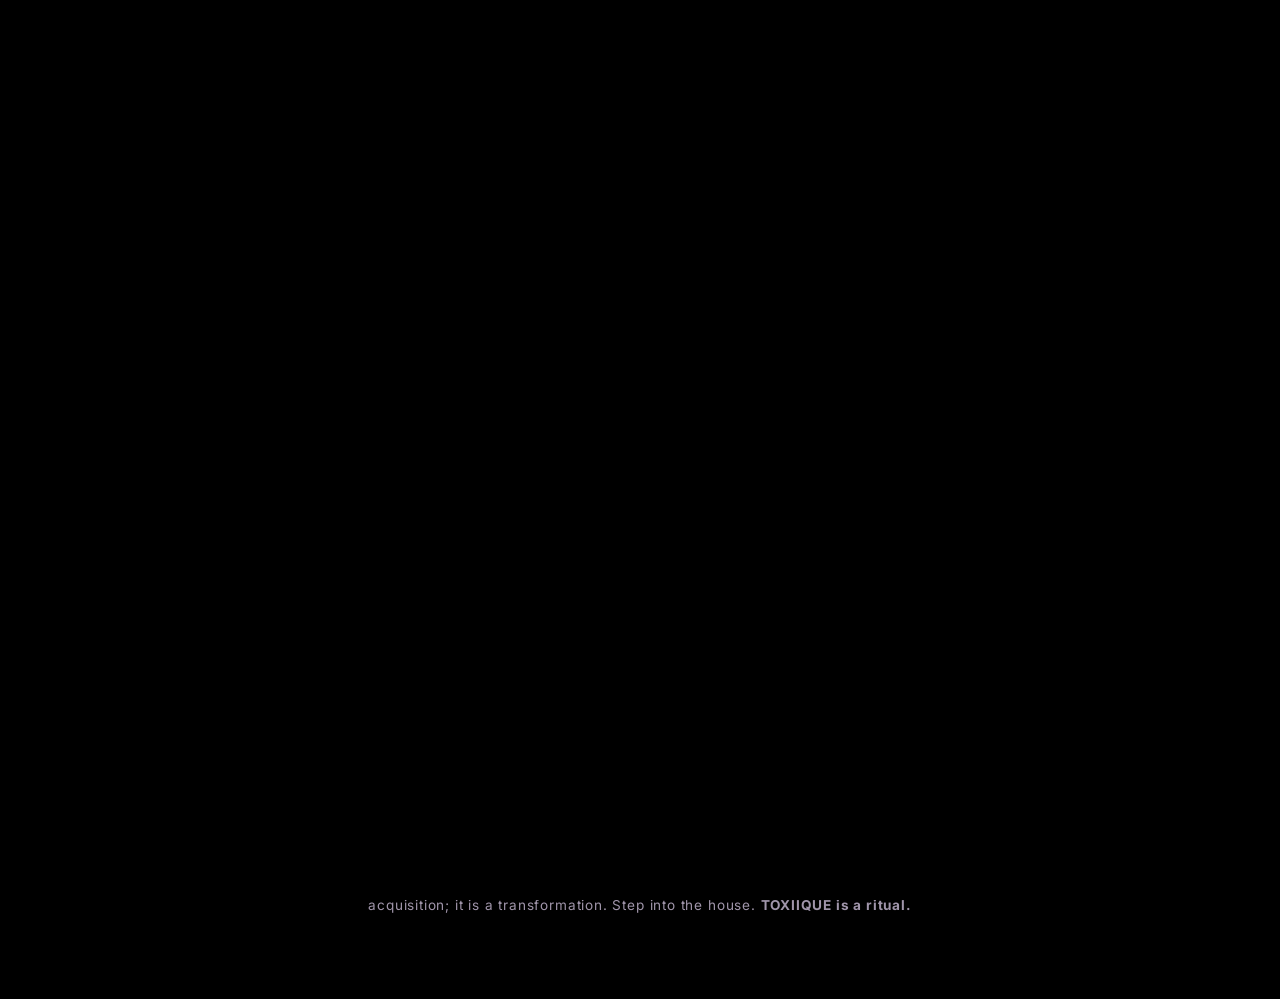
<file: index.html>
<!DOCTYPE html>
<html lang="en">
<head>
    <meta charset="UTF-8">
    <meta name="viewport" content="width=device-width, initial-scale=1.0">
    <title>TOXIIQUE BY PRIINCE // MAINLINE STOREFRONT</title>
    <link rel="stylesheet" href="style.css">
</head>
<body>

    <!-- INTRO REVEAL VIDEO LOADER OVERLAY -->
    <div id="toxiqueIntroLoader" class="intro-loader-overlay">
        <video autoplay muted playsinline id="introVideo">
            <source src="Toxique video.mp4" type="video/mp4">
        </video>
    </div>

    <!-- PATH 3: AUTOMATED BANNER BROADCAST CORE -->
    <div id="dynamicPromoBanner" class="global-broadcast-banner" style="display: none;">
        <div id="promoBannerText"></div>
    </div>

    <!-- MAIN BRAND HEADER -->
    <header class="main-header">
        <a href="#" class="logo-link">
            <img src="Toxique logo.jpg" alt="TOXIIQUE BY PRIINCE" class="brand-header-logo">
        </a>
        <div class="nav-controls">
            <a href="admin.html" class="nav-link">MAINFRAME</a>
            <div class="cart-trigger" onclick="toggleCartDrawer()">BAG (<span id="cartCountGlobal">0</span>)</div>
        </div>
    </header>

    <!-- PATH 3: CATEGORY NAV ROUTERS -->
    <nav class="category-nav">
        <button class="nav-filter active" onclick="filterStorefrontCatalog('all')">ALL COLLECTIONS</button>
        <button class="nav-filter" onclick="filterStorefrontCatalog('garments')">GARMENTS</button>
        <button class="nav-filter" onclick="filterStorefrontCatalog('cosmetics')">BEAUTY LABS</button>
        <button class="nav-filter" onclick="filterStorefrontCatalog('fragrance')">FRAGRANCE</button>
        <button class="nav-filter" onclick="filterStorefrontCatalog('xxx')">RESTRICTED XXX</button>
    </nav>

    <!-- PATH 3: MAIN HIGH-FASHION DYNAMIC STAGING GRID -->
    <main class="storefront-container">
        <div id="storefrontGrid" class="catalog-grid">
            <!-- Dynamic product cards render here via script.js -->
        </div>
    </main>

    <!-- SHOPPING BAG SIDE DRAWER -->
    <div id="cartDrawer" class="cart-drawer">
        <div class="drawer-header">
            <h3>YOUR SELECTIONS</h3>
            <button class="close-drawer-btn" onclick="toggleCartDrawer()">CLOSE</button>
        </div>
        <div id="drawerCartItems" class="drawer-items-container">
            <!-- Staged items manifest here dynamically -->
        </div>
        <div class="drawer-footer">
            <div class="drawer-subtotal-line">
                <span>ESTIMATED UNIT TOTAL:</span>
                <strong id="drawerSubtotalAmount">$0.00</strong>
            </div>
            <button id="checkoutBtn" class="checkout-action-btn">COMPILE ACQUISITION INVOICE</button>
        </div>
    </div>
    <div id="drawerOverlay" class="drawer-overlay" onclick="toggleCartDrawer()"></div>

    <!-- PATH 2: HIGH-FASHION CUSTOMER INVOICE PROCESSING OVERLAY MODAL -->
    <div id="invoiceModalOverlay" style="display: none;">
        <div class="invoice-box-frame">
            <div class="invoice-header">
                <h2>ACQUISITION RECORD INVOICE</h2>
                <div class="invoice-meta-line">DATE STAMP: <span id="invoiceDateStamp">00/00/0000</span></div>
            </div>
            
            <div id="invoiceManifestItems" class="invoice-manifest-lines">
                <!-- Row strings populate here dynamically -->
            </div>

            <div class="invoice-accounting-ledger">
                <div class="ledger-row">
                    <span>UNIT ASSETS SUBTOTAL:</span>
                    <span id="invoiceSubtotal">$0.00</span>
                </div>
                <div class="ledger-row" id="invoiceDiscountRow" style="display: none;">
                    <span id="invoiceDiscountLabel">CAMPAIGN DEDUCTION:</span>
                    <span id="invoiceDiscountAmount">-$0.00</span>
                </div>
                <div class="ledger-row">
                    <span>LOGISTICS HANDLING FLAT FEE:</span>
                    <span id="invoiceShipping">$650</span>
                </div>
                <div class="ledger-row total-row">
                    <span>TOTAL GROSS PAYLOAD:</span>
                    <span id="invoiceGrandTotal">$0.00</span>
                </div>
            </div>

            <div class="invoice-action-footer">
                <button class="invoice-btn authorize" onclick="executeFinalTransaction()">AUTHORIZE SECURE TRANSACTIONS</button>
                <button class="invoice-btn cancel" onclick="closeInvoiceStage()">ABORT INVOICE CONNECTION</button>
            </div>
        </div>
    </div>

    <!-- BRAND MANIFESTO EDITORIAL BLOCK -->
    <section class="brand-manifesto" style="margin: 5rem auto; max-width: 800px; text-align: center; padding: 0 2rem; font-family: inherit;">
        <h3 style="font-size: 0.75rem; letter-spacing: 0.4em; text-transform: uppercase; color: var(--accent-crimson, #a80d0d); margin-bottom: 1rem;">TOXIIQUE BY PRIINCE // JOIN THE RITUAL</h3>
        <h2 style="font-size: 1.3rem; letter-spacing: 0.3em; text-transform: uppercase; margin-bottom: 2.5rem; font-weight: 300;">THE MANIFESTO</h2>
        
        <p style="font-size: 0.85rem; line-height: 1.9; letter-spacing: 0.06em; color: #a095aa; margin-bottom: 1.5rem;">
            We do not design for the passive observer. <strong>TOXIIQUE</strong> is an intentional disruption—a high-contrast alternative to the mundane. We build garments that act as armor, beauty formulas engineered in laboratories of absolute precision, and fragrances designed to leave an indelible signature.
        </p>
        
        <p style="font-size: 0.85rem; line-height: 1.9; letter-spacing: 0.06em; color: #a095aa;">
            Every cut of silk, every tailored silhouette is a deliberate choice. We dictate our own palette, define our own boundaries, and create luxury that demands attention without ever asking for permission. This is not merely an acquisition; it is a transformation. Step into the house. <strong>TOXIIQUE is a ritual.</strong>
        </p>
    </section>

    <!-- CUSTOMER INTERFACE ROUTING MODULE -->
    <div id="toxiqueAssistanceWidget" style="position: fixed; bottom: 2rem; right: 2rem; z-index: 1000; font-family: inherit;">
        <!-- Toggle Button -->
        <button id="widgetToggleBtn" onclick="toggleAssistancePanel()" style="background: #a80d0d; color: #fff; border: none; padding: 1rem 1.5rem; cursor: pointer; text-transform: uppercase; font-size: 0.75rem; letter-spacing: 0.2em; font-weight: bold; box-shadow: 0 4px 15px rgba(168,13,13,0.4); transition: all 0.3s ease;">Assistance</button>
        
        <!-- Collapsible Context Area -->
        <div id="assistancePanel" style="display: none; width: 320px; background: #080508; border: 1px solid rgba(168,13,13,0.3); padding: 1.5rem; margin-bottom: 1rem; position: absolute; bottom: 100%; right: 0; box-shadow: 0 10px 30px rgba(0,0,0,0.8); box-sizing: border-box;">
            <h3 style="margin-top: 0; font-size: 0.85rem; letter-spacing: 0.15em; text-transform: uppercase; color: #fcfbfe;">TOXIIQUE ASSISTANCE</h3>
            <p style="font-size: 0.75rem; color: #80758a; line-height: 1.4; margin-bottom: 1rem;">Select an inquiry track or initiate direct routing below:</p>
            
            <div style="display: flex; flex-direction: column; gap: 0.5rem; margin-bottom: 1rem;">
                <button onclick="sendQuickInquiry('Shipping & Rates Request')" style="background: transparent; color: #fcfbfe; border: 1px solid rgba(168,13,13,0.4); padding: 0.5rem; cursor: pointer; font-size: 0.7rem; text-transform: uppercase; text-align: left; letter-spacing: 0.05em; transition: background 0.3s;" onmouseover="this.style.background='rgba(168,13,13,0.2)'" onmouseout="this.style.background='transparent'">Shipping & Rates</button>
                <button onclick="sendQuickInquiry('General Brand Inquiry')" style="background: transparent; color: #fcfbfe; border: 1px solid rgba(168,13,13,0.4); padding: 0.5rem; cursor: pointer; font-size: 0.7rem; text-transform: uppercase; text-align: left; letter-spacing: 0.05em; transition: background 0.3s;" onmouseover="this.style.background='rgba(168,13,13,0.2)'" onmouseout="this.style.background='transparent'">General Inquiries</button>
            </div>
            
            <hr style="border: 0; border-top: 1px solid rgba(255,255,255,0.1); margin: 1rem 0;">
            
            <div style="display: flex; gap: 0.5rem;">
                <input type="text" id="customClientMessage" style="flex: 1; padding: 0.5rem; border: 1px solid rgba(168,13,13,0.4); font-size: 0.75rem; font-family: inherit; background: #000; color: #fcfbfe;" placeholder="Type message to desk...">
                <button onclick="sendCustomInquiry()" style="background: #a80d0d; color: #fff; border: none; padding: 0.5rem 1rem; cursor: pointer; font-size: 0.7rem; text-transform: uppercase; letter-spacing: 0.1em; font-weight: bold;">Send</button>
            </div>
        </div>
    </div>

    <script src="script.js"></script>
</body>
</html>
</file>
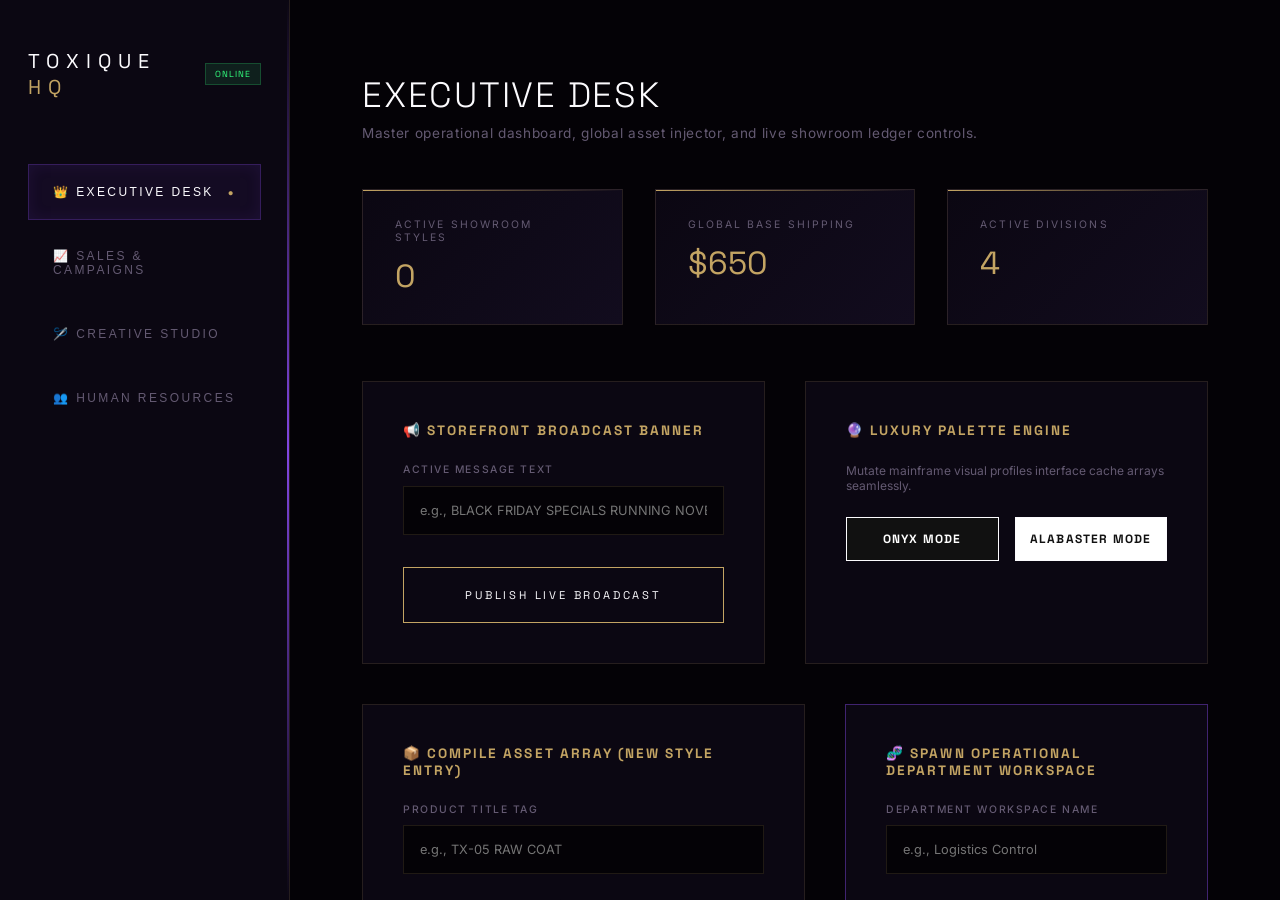
<file: admin.html>
<!DOCTYPE html>
<html lang="en">
<head>
    <meta charset="UTF-8">
    <meta name="viewport" content="width=device-width, initial-scale=1.0">
    <title>TOXIQUE // HQ CENTRAL PRIVILEGE & LEDGER SYSTEMS</title>
    <style>
        @import url('https://fonts.googleapis.com/css2?family=Inter:wght=200;300;400;500;600&family=Space+Grotesk:wght=300;400;500&display=swap');
        
        :root {
            --bg-base: #040206;
            --bg-panel: #0b0712;
            --bg-card: #120c1e;
            --border-line: rgba(195, 164, 99, 0.15);
            --border-glow: rgba(129, 70, 226, 0.3);
            --lux-gold: #c3a463;
            --neon-purple: #8146e2;
            --text-main: #fcfbfe;
            --text-dark: #645a72;
            --text-green: #32ff7e;
            --text-red: #ff4d4d;
        }

        /* Light Mode Alabaster Overrides */
        body.alabaster-theme {
            --bg-base: #f7f5fa;
            --bg-panel: #ffffff;
            --bg-card: #f0ecf5;
            --border-line: rgba(17, 17, 17, 0.15);
            --border-glow: rgba(129, 70, 226, 0.2);
            --text-main: #111111;
            --text-dark: #666666;
        }

        body {
            margin: 0; padding: 0;
            background-color: var(--bg-base);
            color: var(--text-main);
            font-family: 'Inter', sans-serif;
            display: flex; height: 100vh; overflow: hidden;
            transition: background-color 0.4s ease, color 0.4s ease;
        }

        /* SIDEBAR INTERFACE ARCHITECTURE */
        .sidebar {
            width: 290px; background: var(--bg-panel);
            border-right: 1px solid var(--border-line);
            display: flex; flex-direction: column; padding: 3rem 1.75rem; box-sizing: border-box;
            position: relative; flex-shrink: 0;
            transition: background 0.4s ease, border-color 0.4s ease;
        }
        .sidebar::after {
            content: ''; position: absolute; right: 0; top: 0; height: 100%; width: 2px;
            background: linear-gradient(to bottom, transparent, var(--neon-purple), transparent);
        }
        .hub-title {
            font-family: 'Space Grotesk', sans-serif;
            font-size: 1.25rem; letter-spacing: 0.35em; font-weight: 400; margin-bottom: 4rem; text-transform: uppercase;
            display: flex; align-items: center; justify-content: space-between;
        }
        .hub-title span { color: var(--lux-gold); }
        .system-status-pill {
            font-size: 0.55rem; font-family: 'Space Grotesk', sans-serif; background: rgba(50, 255, 126, 0.1);
            color: var(--text-green); border: 1px solid rgba(50, 255, 126, 0.2); padding: 0.25rem 0.6rem; letter-spacing: 0.1em;
        }

        .dept-btn-container {
            display: flex; flex-direction: column; flex: 1; overflow-y: auto; gap: 0.5rem;
        }
        .dept-btn {
            background: transparent; border: 1px solid transparent;
            color: var(--text-dark); text-transform: uppercase; text-align: left;
            padding: 1.25rem 1.5rem; font-size: 0.75rem; letter-spacing: 0.2em;
            cursor: pointer; transition: all 0.4s cubic-bezier(0.16, 1, 0.3, 1);
            display: flex; justify-content: space-between; align-items: center;
        }
        .dept-btn:hover, .dept-btn.active {
            color: var(--text-main); background: rgba(129, 70, 226, 0.08); 
            border-color: var(--border-glow); box-shadow: inset 0 0 15px rgba(129, 70, 226, 0.1);
        }
        .dept-btn.active::after { content: '●'; color: var(--lux-gold); font-size: 0.6rem; }

        /* VIEWPORT CONFIGURATIONS */
        .workspace-viewport { flex: 1; padding: 4.5rem; box-sizing: border-box; overflow-y: auto; }
        .space-panel { display: none; opacity: 0; transform: translateY(15px); transition: all 0.4s ease; }
        .space-panel.active { display: block; opacity: 1; transform: translateY(0); }
        
        .header-meta h2 { font-family: 'Space Grotesk', sans-serif; font-size: 2.2rem; font-weight: 300; letter-spacing: 0.05em; text-transform: uppercase; margin: 0 0 0.5rem 0; color: var(--text-main); }
        .header-meta p { color: var(--text-dark); font-size: 0.85rem; margin: 0 0 3rem 0; letter-spacing: 0.05em; }

        /* HUD STATS GRID */
        .analytics-strip { display: grid; grid-template-columns: repeat(3, 1fr); gap: 2rem; margin-bottom: 3.5rem; }
        .metric-block { background: linear-gradient(135deg, var(--bg-panel), var(--bg-card)); border: 1px solid var(--border-line); padding: 1.75rem 2rem; position: relative; transition: background 0.4s ease, border-color 0.4s ease; }
        .metric-block::before { content: ''; position: absolute; top: 0; left: 0; width: 100%; height: 1px; background: linear-gradient(to right, var(--lux-gold), transparent); }
        .metric-title { font-size: 0.65rem; text-transform: uppercase; letter-spacing: 0.2em; color: var(--text-dark); margin-bottom: 0.75rem; }
        .metric-value { font-family: 'Space Grotesk', sans-serif; font-size: 2rem; font-weight: 400; color: var(--lux-gold); }

        .control-grid { display: grid; grid-template-columns: 1.1fr 0.9fr; gap: 2.5rem; margin-bottom: 2.5rem; }
        .data-card { background: var(--bg-panel); border: 1px solid var(--border-line); padding: 2.5rem; position: relative; margin-bottom: 2.5rem; transition: background 0.4s ease, border-color 0.4s ease; }
        .data-card h4 { margin: 0 0 1.5rem 0; font-family: 'Space Grotesk', sans-serif; font-size: 0.85rem; letter-spacing: 0.15em; text-transform: uppercase; color: var(--lux-gold); }

        /* LIVE STYLES LEDGER TABLE UTILITY */
        .table-container { width: 100%; overflow-x: auto; margin-top: 1rem; }
        .ledger-table { width: 100%; border-collapse: collapse; text-align: left; font-size: 0.8rem; }
        .ledger-table th { font-family: 'Space Grotesk', sans-serif; text-transform: uppercase; letter-spacing: 0.15em; font-size: 0.7rem; color: var(--text-dark); padding: 1rem; border-bottom: 1px solid var(--border-line); }
        .ledger-table td { padding: 1rem; border-bottom: 1px solid rgba(255,255,255,0.03); vertical-align: middle; color: var(--text-main); }
        .thumb-preview { width: 40px; height: 50px; object-fit: cover; border: 1px solid var(--border-line); }
        
        .inline-action-btn { background: transparent; border: 1px solid var(--border-line); color: var(--text-main); padding: 0.4rem 0.8rem; font-size: 0.65rem; text-transform: uppercase; letter-spacing: 0.1em; cursor: pointer; margin-right: 0.5rem; transition: background 0.3s, color 0.3s; }
        .inline-action-btn.edit-trigger { border-color: var(--lux-gold); color: var(--lux-gold); }
        .inline-action-btn.delete-trigger { border-color: var(--text-red); color: var(--text-red); }
        .inline-action-btn:hover { background: var(--text-main); color: var(--bg-base) !important; }

        /* CONTROLS FORMATTING */
        .input-block { margin-bottom: 1.5rem; }
        .input-block label { display: block; font-size: 0.65rem; text-transform: uppercase; letter-spacing: 0.15em; color: var(--text-dark); margin-bottom: 0.6rem; font-weight: 500; }
        .input-block input, .input-block select, .input-block textarea { width: 100%; padding: 1rem; background: var(--bg-base); border: 1px solid var(--border-line); color: var(--text-main); box-sizing: border-box; font-family: 'Inter', sans-serif; font-size: 0.8rem; transition: background 0.4s, border-color 0.4s, color 0.4s; }
        .input-block input:focus, .input-block textarea:focus { border-color: var(--lux-gold); outline: none; }
        
        .action-btn { background: transparent; border: 1px solid var(--lux-gold); color: var(--text-main); width: 100%; padding: 1.25rem; cursor: pointer; font-family: 'Space Grotesk', sans-serif; text-transform: uppercase; letter-spacing: 0.25em; font-size: 0.7rem; transition: all 0.4s ease; }
        .action-btn:hover { background: var(--lux-gold); color: #000; box-shadow: 0 0 20px rgba(195, 164, 99, 0.2); }
        .spawn-btn { border-color: var(--neon-purple); }
        .spawn-btn:hover { background: var(--neon-purple); color: white; }

        /* INTEGRATED PATH MODULES */
        .integrated-panel-row { display: grid; grid-template-columns: repeat(2, 1fr); gap: 2.5rem; margin-bottom: 2.5rem; }
        .theme-engine-buttons { display: flex; gap: 1rem; margin-top: 1rem; }
        .theme-btn { flex: 1; padding: 0.8rem; cursor: pointer; text-transform: uppercase; font-size: 0.75rem; letter-spacing: 0.1em; font-weight: bold; font-family: 'Space Grotesk', sans-serif; border: 1px solid var(--text-main); transition: background 0.3s, color 0.3s; }
        .theme-btn.onyx { background: #111; color: #fff; }
        .theme-btn.alabaster { background: #fff; color: #111; }
        .theme-btn:hover { opacity: 0.85; }

        /* RESPONSIVE LAYOUT BREAKPOINTS */
        @media (max-width: 1024px) {
            body { flex-direction: column; height: auto; overflow-y: auto; }
            .sidebar { width: 100%; border-right: none; border-bottom: 1px solid var(--border-line); padding: 1.5rem; }
            .workspace-viewport { padding: 2rem; }
            .control-grid, .integrated-panel-row, .analytics-strip { grid-template-columns: 1fr; }
        }
    </style>
</head>
<body>

    <div class="sidebar">
        <div class="hub-title">
            <a href="index.html" style="text-decoration:none; color:inherit;">TOXIQUE <span>HQ</span></a>
            <div class="system-status-pill">ONLINE</div>
        </div>
        <div class="dept-btn-container" id="sidebarButtonContainer">
            <button class="dept-btn active" id="btn-executive" onclick="switchSpace('executive')">👑 Executive Desk</button>
            <button class="dept-btn" id="btn-marketing" onclick="switchSpace('marketing')">📈 Sales & Campaigns</button>
            <button class="dept-btn" id="btn-designers" onclick="switchSpace('designers')">🪡 Creative Studio</button>
            <button class="dept-btn" id="btn-hr" onclick="switchSpace('hr')">👥 Human Resources</button>
        </div>
    </div>

    <div class="workspace-viewport" id="viewportContainer">
        
        <!-- EXECUTIVE SPACE -->
        <div id="space-executive" class="space-panel active">
            <div class="header-meta">
                <h2>Executive Desk</h2>
                <p>Master operational dashboard, global asset injector, and live showroom ledger controls.</p>
            </div>
            
            <div class="analytics-strip">
                <div class="metric-block"><div class="metric-title">Active Showroom Styles</div><div class="metric-value" id="count-products">0</div></div>
                <div class="metric-block"><div class="metric-title">Global Base Shipping</div><div class="metric-value">$650</div></div>
                <div class="metric-block"><div class="metric-title">Active Divisions</div><div class="metric-value" id="count-depts">4</div></div>
            </div>

            <div class="integrated-panel-row">
                <div class="data-card" style="margin-bottom: 0;">
                    <h4>📢 Storefront Broadcast Banner</h4>
                    <div class="input-block" style="margin-top: 1rem;">
                        <label>Active Message Text</label>
                        <input type="text" id="exec-banner-input" placeholder="e.g., BLACK FRIDAY SPECIALS RUNNING NOVEMBER 20 TO NOVEMBER 30">
                    </div>
                    <button onclick="publishExecutiveBanner()" class="action-btn" style="margin-top: 0.5rem;">Publish Live Broadcast</button>
                </div>

                <div class="data-card" style="margin-bottom: 0;">
                    <h4>🔮 Luxury Palette Engine</h4>
                    <p style="font-size: 0.75rem; color: var(--text-dark); margin-bottom: 1.5rem;">Mutate mainframe visual profiles interface cache arrays seamlessly.</p>
                    <div class="theme-engine-buttons">
                        <button onclick="updateLuxuryPalette('onyx')" class="theme-btn onyx">Onyx Mode</button>
                        <button onclick="updateLuxuryPalette('alabaster')" class="theme-btn alabaster">Alabaster Mode</button>
                    </div>
                </div>
            </div>

            <div class="control-grid">
                <div class="data-card" id="compilerFormBlock" style="margin-bottom: 0;">
                    <h4 id="compilerFormTitle">📦 Compile Asset Array (New Style Entry)</h4>
                    <input type="hidden" id="edit-prod-id" value="">
                    
                    <div class="input-block">
                        <label>Product Title Tag</label>
                        <input type="text" id="prod-title" placeholder="e.g., TX-05 RAW COAT">
                    </div>
                    <div class="input-block">
                        <label>Whole Price Integer (USD Equivalent)</label>
                        <input type="number" id="prod-price" placeholder="e.g., 34000">
                    </div>
                    <div class="input-block">
                        <label>Showroom Asset Image URL</label>
                        <input type="text" id="prod-img" placeholder="https://images.unsplash.com/...">
                    </div>
                    
                    <div class="input-block">
                        <label style="color: var(--lux-gold);">Or Upload Local File Directly From Computer</label>
                        <input type="file" id="prod-local-file" accept="image/*" style="background: transparent; border: 1px dashed var(--border-line); padding: 0.75rem; cursor: pointer;">
                    </div>
                    
                    <div class="input-block">
                        <label>Division Allocation</label>
                        <select id="prod-division">
                            <option value="COLLECTION ONE">COLLECTION ONE</option>
                            <option value="GARMENTS">GARMENTS</option>
                            <option value="COSMETICS">COSMETICS</option>
                            <option value="FRAGRANCE">FRAGRANCE</option>
                            <option value="RESTRICTED XXX">RESTRICTED XXX</option>
                        </select>
                    </div>
                    <button class="action-btn" id="compilerSubmitBtn" onclick="executeProductSavingLoop()">Compile Asset Array</button>
                    <button class="action-btn" id="compilerCancelBtn" onclick="resetFormToDefault()" style="display:none; margin-top:0.5rem; border-color:var(--text-dark); color:var(--text-dark);">Cancel Edit Mode</button>
                </div>

                <div class="data-card" style="border-color: rgba(129, 70, 226, 0.45); margin-bottom: 0;">
                    <h4>🧬 Spawn Operational Department Workspace</h4>
                    <div class="input-block">
                        <label>Department Workspace Name</label>
                        <input type="text" id="new-dept-name" placeholder="e.g., Logistics Control">
                    </div>
                    <div class="input-block">
                        <label>Workspace Functional Objectives</label>
                        <textarea id="new-dept-purpose" rows="4" placeholder="Describe focus parameters..."></textarea>
                    </div>
                    <button class="action-btn spawn-btn" onclick="executeDepartmentSpawning()">Generate Workspace Instance</button>
                </div>
            </div>

            <div class="data-card">
                <h4>🏛️ Master Showroom Inventory Ledger</h4>
                <p style="margin-bottom: 1.5rem; color: var(--text-dark);">Modify labels or expunge active production values straight from the customer storefront array cache.</p>
                <div class="table-container">
                    <table class="ledger-table">
                        <thead>
                            <tr>
                                <th>Frame</th>
                                <th>Style Identity</th>
                                <th>Price</th>
                                <th>Division Namespace</th>
                                <th>Management Protocol Controls</th>
                            </tr>
                        </thead>
                        <tbody id="masterLedgerTableBody">
                            <!-- Populated dynamically -->
                        </tbody>
                    </table>
                </div>
            </div>
        </div>

        <!-- MARKETING SPACE -->
        <div id="space-marketing" class="space-panel">
            <div class="header-meta"><h2>Sales & Campaigns</h2><p>Configure operational discount wrappers.</p></div>
            <div class="data-card">
                <h4>Active Promotional Schedule Matrix</h4>
                <p style="line-height: 1.8; color: var(--text-main);">
                    • <strong>Nov 20 - Nov 30:</strong> Black Friday Manifestation (25% Multiplier Value Display)<br>
                    • <strong>Dec 1 - Dec 31:</strong> Festive Winter Holiday Allocation (50% Whole Price Offset)
                </p>
            </div>
        </div>

        <!-- DESIGNERS SPACE -->
        <div id="space-designers" class="space-panel">
            <div class="header-meta"><h2>Creative Studio</h2><p>Staging area for photography formatting alignment.</p></div>
            <div class="data-card">
                <h4>Active Asset Quality Directives</h4>
                <p style="color: var(--text-dark);">Upload high-resolution vertical portrait assets (3:4 ratio) for precise grid display within the storefront UI.</p>
            </div>
        </div>

        <!-- HR SPACE -->
        <div id="space-hr" class="space-panel">
            <div class="header-meta"><h2>Human Resources</h2><p>Process system field agent applicant tracks.</p></div>
            <div class="data-card">
                <h4>Field Agent Recruitment Queue</h4>
                <p style="color: var(--text-dark);">For applications, direct candidates to submission email: <strong style="color: var(--lux-gold);">surfersshippingja@gmail.com</strong>.</p>
            </div>
        </div>

    </div>

    <!-- ADMIN OPERATIONS CONTROL ENGINE -->
    <script>
        document.addEventListener('DOMContentLoaded', () => {
            renderAdminTable();
            loadStoredBannerText();
        });

        // Tab Switching Engine
        function switchSpace(spaceKey) {
            document.querySelectorAll('.space-panel').forEach(p => p.classList.remove('active'));
            document.querySelectorAll('.dept-btn').forEach(b => b.classList.remove('active'));

            const targetPanel = document.getElementById(`space-${spaceKey}`);
            const targetBtn = document.getElementById(`btn-${spaceKey}`);

            if (targetPanel) targetPanel.classList.add('active');
            if (targetBtn) targetBtn.classList.add('active');
        }

        // Master Ledger Table Renderer
        function renderAdminTable() {
            const tbody = document.getElementById('masterLedgerTableBody');
            const countNode = document.getElementById('count-products');
            if (!tbody) return;

            const catalog = JSON.parse(localStorage.getItem('toxique_production_catalog')) || [];
            if (countNode) countNode.innerText = catalog.length;

            tbody.innerHTML = '';

            if (catalog.length === 0) {
                tbody.innerHTML = `<tr><td colspan="5" style="text-align:center; padding: 2rem; color: var(--text-dark);">NO ACTIVE ASSETS CATALOGED IN STORAGE.</td></tr>`;
                return;
            }

            catalog.forEach(item => {
                const tr = document.createElement('tr');
                tr.innerHTML = `
                    <td><img src="${item.image}" class="thumb-preview" onerror="this.src='https://placehold.co/40x50/120c1e/fcfbfe?text=TX'"></td>
                    <td><strong>${item.title}</strong></td>
                    <td>$${parseInt(item.price).toLocaleString()}</td>
                    <td><span style="font-size:0.65rem; color:var(--lux-gold);">${item.division || 'COLLECTION ONE'}</span></td>
                    <td>
                        <button class="inline-action-btn edit-trigger" onclick="prepareAssetEdit(${item.id})">Edit</button>
                        <button class="inline-action-btn delete-trigger" onclick="deleteAssetEntry(${item.id})">Expunge</button>
                    </td>
                `;
                tbody.appendChild(tr);
            });
        }

        // Form Asset Save / Update Execution
        function executeProductSavingLoop() {
            const editId = document.getElementById('edit-prod-id').value;
            const title = document.getElementById('prod-title').value.trim();
            const price = document.getElementById('prod-price').value.trim();
            const division = document.getElementById('prod-division').value;
            const imageUrlInput = document.getElementById('prod-img').value.trim();
            const fileInput = document.getElementById('prod-local-file');

            if (!title || !price) {
                alert("Operation Rejected: Asset Title and Price are required.");
                return;
            }

            const saveCatalog = (imageSrc) => {
                let catalog = JSON.parse(localStorage.getItem('toxique_production_catalog')) || [];

                if (editId) {
                    catalog = catalog.map(p => p.id == editId ? { id: parseInt(editId), title, price, division, image: imageSrc || p.image } : p);
                } else {
                    const newAsset = {
                        id: Date.now(),
                        title,
                        price,
                        division,
                        image: imageSrc || 'https://placehold.co/600x800/120c1e/fcfbfe?text=TOXIIQUE'
                    };
                    catalog.push(newAsset);
                }

                localStorage.setItem('toxique_production_catalog', JSON.stringify(catalog));
                resetFormToDefault();
                renderAdminTable();
                alert("ASSET SYNCHRONIZED: Storefront catalog successfully updated.");
            };

            if (fileInput && fileInput.files && fileInput.files[0]) {
                const reader = new FileReader();
                reader.onload = (e) => saveCatalog(e.target.result);
                reader.readAsDataURL(fileInput.files[0]);
            } else {
                saveCatalog(imageUrlInput);
            }
        }

        // Edit Mode Preloader
        function prepareAssetEdit(assetId) {
            const catalog = JSON.parse(localStorage.getItem('toxique_production_catalog')) || [];
            const asset = catalog.find(p => p.id === assetId);

            if (asset) {
                document.getElementById('edit-prod-id').value = asset.id;
                document.getElementById('prod-title').value = asset.title;
                document.getElementById('prod-price').value = asset.price;
                document.getElementById('prod-division').value = asset.division || 'COLLECTION ONE';
                document.getElementById('prod-img').value = asset.image;

                document.getElementById('compilerFormTitle').innerText = "📝 Modify Asset Array Entry";
                document.getElementById('compilerSubmitBtn').innerText = "Update Asset Record";
                document.getElementById('compilerCancelBtn').style.display = "block";
            }
        }

        // Reset Form to Default State
        function resetFormToDefault() {
            document.getElementById('edit-prod-id').value = '';
            document.getElementById('prod-title').value = '';
            document.getElementById('prod-price').value = '';
            document.getElementById('prod-img').value = '';
            if (document.getElementById('prod-local-file')) document.getElementById('prod-local-file').value = '';
            
            document.getElementById('compilerFormTitle').innerText = "📦 Compile Asset Array (New Style Entry)";
            document.getElementById('compilerSubmitBtn').innerText = "Compile Asset Array";
            document.getElementById('compilerCancelBtn').style.display = "none";
        }

        // Expunge / Delete Entry
        function deleteAssetEntry(assetId) {
            if (confirm("Are you sure you want to expunge this asset record from storage?")) {
                let catalog = JSON.parse(localStorage.getItem('toxique_production_catalog')) || [];
                catalog = catalog.filter(p => p.id !== assetId);
                localStorage.setItem('toxique_production_catalog', JSON.stringify(catalog));
                renderAdminTable();
            }
        }

        // Broadcast Banner Management
        function publishExecutiveBanner() {
            const text = document.getElementById('exec-banner-input').value.trim();
            if (!text) return;
            localStorage.setItem('toxique_broadcast_banner_text', text);
            alert("BROADCAST PUBLISHED: Live banner synchronized to customer storefront.");
        }

        function loadStoredBannerText() {
            const stored = localStorage.getItem('toxique_broadcast_banner_text');
            if (stored && document.getElementById('exec-banner-input')) {
                document.getElementById('exec-banner-input').value = stored;
            }
        }

        // Dynamic Department Spawner
        function executeDepartmentSpawning() {
            const name = document.getElementById('new-dept-name').value.trim();
            if (!name) return;

            const btnContainer = document.getElementById('sidebarButtonContainer');
            const deptId = 'dept-' + Date.now();
            
            // Create Sidebar Button
            const newBtn = document.createElement('button');
            newBtn.className = 'dept-btn';
            newBtn.id = `btn-${deptId}`;
            newBtn.innerText = `⚡ ${name}`;
            newBtn.onclick = () => switchSpace(deptId);
            btnContainer.appendChild(newBtn);

            // Create Viewport Workspace Panel
            const viewport = document.getElementById('viewportContainer');
            const newPanel = document.createElement('div');
            newPanel.id = `space-${deptId}`;
            newPanel.className = 'space-panel';
            newPanel.innerHTML = `
                <div class="header-meta"><h2>${name}</h2><p>Custom spawned department workspace instance.</p></div>
                <div class="data-card">
                    <h4>Operational Parameters</h4>
                    <p style="color:var(--text-main);">${document.getElementById('new-dept-purpose').value || 'No functional parameters specified.'}</p>
                </div>
            `;
            viewport.appendChild(newPanel);

            // Update Department Counter
            const countDepts = document.getElementById('count-depts');
            if (countDepts) countDepts.innerText = parseInt(countDepts.innerText) + 1;

            document.getElementById('new-dept-name').value = '';
            document.getElementById('new-dept-purpose').value = '';
            alert(`WORKSPACE INSTANCE SPAWNED: Created workspace for ${name}.`);
        }

        // Luxury Palette Theme Engine
        function updateLuxuryPalette(mode) {
            if (mode === 'alabaster') {
                document.body.classList.add('alabaster-theme');
            } else {
                document.body.classList.remove('alabaster-theme');
            }
        }
    </script>
</body>
</html>
</file>
<file: style.css>
/* ==========================================================================
   TOXIIQUE BY PRIINCE // HOUSE OF X EXECUTIVE VISUAL FRAMEWORK
   ========================================================================== */
@import url('https://fonts.googleapis.com/css2?family=Cormorant+Garamond:ital,wght@0,300;0,400;1,300&family=Inter:wght@200;300;400;600&family=Space+Grotesk:wght@300;400;500&display=swap');

:root {
    --bg-main: #000000;               /* Absolute deep black background */
    --bg-surface: #080508;            /* High-contrast dark obsidian surface block */
    --accent-crimson: #a80d0d;        /* Deep crimson brand accent */
    --accent-crimson-glow: rgba(168, 13, 13, 0.35); /* Crimson ambient illumination */
    --text-white: #fcfbfe;            /* Pure paper white text */
    --text-muted: #80758a;            /* Deep ash grey metadata text */
    --grid-line: rgba(168, 13, 13, 0.2); /* Crimson structural border lines */
}

body {
    background-color: var(--bg-main);
    color: var(--text-white);
    font-family: 'Inter', sans-serif;
    margin: 0; 
    padding: 0;
    overflow-x: hidden;
    -webkit-font-smoothing: antialiased;
}

/* ==========================================================================
   FULLSCREEN INTRO VIDEO LOADER OVERLAY
   ========================================================================== */
.intro-loader-overlay {
    position: fixed;
    top: 0;
    left: 0;
    width: 100vw;
    height: 100vh;
    background-color: #000000;
    display: flex;
    align-items: center;
    justify-content: center;
    z-index: 99999;
    opacity: 1;
    transition: opacity 1.2s cubic-bezier(0.4, 0, 0.2, 1);
}

.intro-loader-overlay video {
    max-width: 450px;
    width: 85%;
    height: auto;
}

.intro-loader-overlay.fade-out {
    opacity: 0;
    pointer-events: none;
}

/* ==========================================================================
   BRUTALIST TICKER BROADCAST BANNER
   ========================================================================== */
#dynamicPromoBanner, .global-broadcast-banner {
    background: #000000;
    border-bottom: 1px solid var(--accent-crimson);
    padding: 0.8rem 0;
    overflow: hidden;
    white-space: nowrap;
    box-sizing: border-box;
}

#promoBannerText {
    display: inline-block;
    padding-left: 100%;
    font-family: 'Inter', sans-serif;
    font-weight: 400;
    text-transform: uppercase;
    letter-spacing: 0.4em;
    font-size: 0.7rem;
    color: var(--text-white);
    text-shadow: 0 0 10px var(--accent-crimson-glow);
    animation: bannerMarqueeLoop 25s linear infinite;
}

@keyframes bannerMarqueeLoop {
    0% { transform: translate3d(0, 0, 0); }
    100% { transform: translate3d(-100%, 0, 0); }
}

/* ==========================================================================
   EDITO NAVIGATION HEADER & BRAND LOGO
   ========================================================================== */
.main-header {
    display: flex;
    justify-content: space-between;
    align-items: center;
    padding: 2rem 4.5rem;
    border-bottom: 1px solid var(--grid-line);
    background: rgba(0, 0, 0, 0.9);
    backdrop-filter: blur(25px);
    position: sticky; 
    top: 0; 
    z-index: 999;
}

.logo-link {
    display: flex;
    align-items: center;
    text-decoration: none;
}

.brand-header-logo {
    height: 50px;
    width: auto;
    object-fit: contain;
    transition: transform 0.4s ease, filter 0.4s ease;
}

.brand-header-logo:hover {
    transform: scale(1.03);
    filter: drop-shadow(0 0 12px var(--accent-crimson-glow));
}

.nav-controls { 
    display: flex; 
    gap: 4rem; 
    align-items: center; 
}

.nav-link, .cart-trigger {
    color: var(--text-white);
    text-decoration: none;
    font-size: 0.75rem;
    font-weight: 400;
    text-transform: uppercase;
    letter-spacing: 0.3em;
    cursor: pointer;
    position: relative;
    padding-bottom: 0.25rem;
    transition: color 0.3s;
}

.nav-link::after, .cart-trigger::after {
    content: ''; 
    position: absolute; 
    bottom: 0; 
    left: 0; 
    width: 0; 
    height: 1px;
    background-color: var(--accent-crimson); 
    transition: width 0.3s ease;
}

.nav-link:hover::after, .cart-trigger:hover::after { width: 100%; }
.nav-link:hover, .cart-trigger:hover { color: var(--accent-crimson); }

/* ==========================================================================
   CATEGORY NAVIGATION BAR
   ========================================================================== */
.category-nav {
    display: flex;
    justify-content: center;
    gap: 0;
    padding: 0;
    border-bottom: 1px solid var(--grid-line);
    background: #000;
}

.nav-filter {
    background: transparent; 
    border: none;
    color: var(--text-muted);
    font-family: 'Inter', sans-serif;
    font-weight: 300; 
    font-size: 0.75rem;
    text-transform: uppercase;
    padding: 1.5rem 3rem;
    cursor: pointer;
    letter-spacing: 0.25em;
    border-right: 1px solid var(--grid-line);
    transition: all 0.4s ease;
}

.nav-filter:first-child { border-left: 1px solid var(--grid-line); }

.nav-filter.active, .nav-filter:hover {
    color: var(--text-white);
    background: var(--bg-surface);
    border-bottom: 2px solid var(--accent-crimson);
}

/* ==========================================================================
   REFINED PRODUCT SHOWROOM CARDS
   ========================================================================== */
.storefront-container {
    padding: 5rem 4.5rem;
    max-width: 1600px;
    margin: 0 auto;
}

.catalog-grid {
    display: grid;
    grid-template-columns: repeat(auto-fill, minmax(340px, 1fr));
    gap: 5rem 3.5rem;
}

.product-card {
    background: var(--bg-surface);
    border: 1px solid var(--grid-line);
    padding: 0;
    position: relative;
    display: flex;
    flex-direction: column;
    box-shadow: 0 15px 40px rgba(0,0,0,0.8);
    transition: transform 0.4s cubic-bezier(0.16, 1, 0.3, 1), border-color 0.4s ease, box-shadow 0.4s ease;
}

.product-card:hover {
    transform: translateY(-8px);
    border-color: var(--accent-crimson);
    box-shadow: 0 10px 30px var(--accent-crimson-glow);
}

.card-image-box {
    width: 100%; 
    height: 500px;
    background: #000;
    overflow: hidden;
    position: relative;
    border-bottom: 1px solid var(--grid-line);
}

.card-image-box img {
    width: 100%; 
    height: 100%;
    object-fit: cover;
    filter: brightness(90%);
    transition: transform 0.8s cubic-bezier(0.16, 1, 0.3, 1), filter 0.6s ease;
}

.product-card:hover .card-image-box img {
    transform: scale(1.05);
    filter: brightness(100%);
}

.card-category-label {
    position: absolute; 
    top: 1.5rem; 
    right: 1.5rem;
    background: rgba(0,0,0,0.85);
    border: 1px solid var(--accent-crimson);
    color: var(--accent-crimson);
    padding: 0.5rem 1rem;
    font-size: 0.6rem; 
    font-weight: 400;
    letter-spacing: 0.25em; 
    text-transform: uppercase;
    z-index: 2;
}

.card-details {
    padding: 2rem;
    display: flex; 
    flex-direction: column;
}

.card-brand-tag {
    color: var(--text-muted);
    font-size: 0.65rem; 
    font-weight: 600;
    letter-spacing: 0.3em; 
    text-transform: uppercase;
    margin-bottom: 0.6rem;
}

.card-title {
    font-family: 'Cormorant Garamond', serif;
    font-size: 1.6rem; 
    font-weight: 300;
    letter-spacing: 0.05em; 
    margin: 0 0 1rem 0;
    color: var(--text-white);
}

.card-price {
    font-family: 'Inter', sans-serif;
    font-size: 1rem; 
    font-weight: 300;
    letter-spacing: 0.05em; 
    color: var(--accent-crimson);
    margin-bottom: 2rem;
}

.add-to-bag-btn {
    width: 100%;
    background: #000000;
    border: 1px solid var(--accent-crimson);
    color: var(--text-white);
    font-family: 'Inter', sans-serif;
    font-weight: 400; 
    font-size: 0.75rem;
    text-transform: uppercase;
    padding: 1.25rem 0;
    cursor: pointer;
    letter-spacing: 0.35em;
    transition: all 0.4s ease;
}

.add-to-bag-btn:hover {
    background: var(--accent-crimson);
    color: #ffffff;
    box-shadow: 0 0 15px var(--accent-crimson-glow);
}

/* ==========================================================================
   GLASS-TEXTURED SHOPPING ACCORDION BAG
   ========================================================================== */
.cart-drawer {
    position: fixed; 
    top: 0; 
    right: -480px; 
    width: 480px; 
    height: 100%;
    background: rgba(8, 5, 8, 0.95);
    backdrop-filter: blur(30px);
    border-left: 1px solid var(--accent-crimson);
    z-index: 10000;
    transition: right 0.5s cubic-bezier(0.16, 1, 0.3, 1);
    display: flex; 
    flex-direction: column;
}

.cart-drawer.active { right: 0; }

.drawer-header {
    padding: 3rem; 
    border-bottom: 1px solid var(--grid-line);
    display: flex; 
    justify-content: space-between; 
    align-items: center;
}

.drawer-header h3 {
    margin: 0; 
    font-family: 'Cormorant Garamond', serif; 
    font-size: 1.8rem; 
    font-weight: 300; 
    letter-spacing: 0.15em;
}

.close-drawer-btn {
    background: transparent; 
    border: none; 
    color: var(--accent-crimson); 
    font-family: 'Inter', sans-serif; 
    font-size: 0.75rem; 
    letter-spacing: 0.25em; 
    cursor: pointer; 
    text-transform: uppercase;
}

.drawer-items-container { 
    padding: 3rem; 
    flex: 1; 
    overflow-y: auto; 
}

.drawer-item-row {
    display: flex; 
    justify-content: space-between; 
    align-items: center; 
    padding-bottom: 2rem; 
    margin-bottom: 2rem; 
    border-bottom: 1px solid var(--grid-line);
}

.drawer-footer {
    padding: 3rem; 
    background: #000; 
    border-top: 1px solid var(--accent-crimson);
}

.drawer-subtotal-line {
    display: flex; 
    justify-content: space-between; 
    margin-bottom: 2.5rem; 
    font-size: 0.8rem; 
    letter-spacing: 0.2em; 
    text-transform: uppercase; 
    color: var(--text-muted);
}

.drawer-subtotal-line strong { 
    color: var(--text-white); 
    font-weight: 600; 
    font-size: 1.1rem; 
}

.checkout-action-btn {
    width: 100%; 
    background: var(--accent-crimson); 
    color: #ffffff; 
    border: none; 
    padding: 1.4rem 0; 
    font-family: 'Inter', sans-serif; 
    font-weight: 600; 
    font-size: 0.8rem; 
    text-transform: uppercase; 
    letter-spacing: 0.35em; 
    cursor: pointer; 
    transition: background-color 0.3s, box-shadow 0.3s;
}

.checkout-action-btn:hover { 
    background-color: #c40f0f; 
    box-shadow: 0 0 20px var(--accent-crimson-glow);
}

.drawer-overlay {
    position: fixed; 
    top: 0; 
    left: 0; 
    width: 100%; 
    height: 100%; 
    background: rgba(0,0,0,0.85); 
    z-index: 9999; 
    display: none; 
    backdrop-filter: blur(12px);
}

.drawer-overlay.active { display: block; }

/* ==========================================================================
   HIGH-CONTRAST INVOICE SYSTEM MODAL
   ========================================================================== */
#invoiceModalOverlay {
    position: fixed; 
    top: 0; 
    left: 0; 
    width: 100%; 
    height: 100%;
    background: rgba(0, 0, 0, 0.95); 
    z-index: 20000;
    display: flex; 
    justify-content: center; 
    align-items: center; 
    padding: 2rem; 
    box-sizing: border-box; 
    backdrop-filter: blur(20px);
}

.invoice-box-frame {
    background: var(--bg-surface);
    border: 1px solid var(--accent-crimson);
    width: 100%; 
    max-width: 620px; 
    padding: 4rem; 
    box-sizing: border-box;
    box-shadow: 0 25px 60px rgba(0,0,0,0.9);
}

.invoice-header { 
    border-bottom: 1px solid var(--accent-crimson); 
    padding-bottom: 2rem; 
    margin-bottom: 2.5rem; 
}

.invoice-header h2 { 
    margin: 0; 
    font-family: 'Cormorant Garamond', serif; 
    font-size: 2rem; 
    font-weight: 300; 
    letter-spacing: 0.1em; 
    color: var(--text-white); 
    text-transform: uppercase; 
}

.invoice-meta-line { 
    font-size: 0.7rem; 
    color: var(--text-muted); 
    margin-top: 0.8rem; 
    letter-spacing: 0.25em; 
    text-transform: uppercase; 
}

.invoice-manifest-lines { 
    max-height: 200px; 
    overflow-y: auto; 
    margin-bottom: 2.5rem; 
    border-bottom: 1px solid var(--grid-line); 
    padding-bottom: 2rem; 
}

.invoice-line-item { 
    display: flex; 
    justify-content: space-between; 
    font-size: 0.85rem; 
    margin-bottom: 1.25rem; 
    letter-spacing: 0.05em; 
    font-weight: 300; 
}

.invoice-accounting-ledger { 
    background: #000000; 
    padding: 2rem; 
    border: 1px solid var(--grid-line); 
    margin-bottom: 3rem; 
}

.ledger-row { 
    display: flex; 
    justify-content: space-between; 
    font-size: 0.75rem; 
    margin-bottom: 1rem; 
    color: var(--text-muted); 
    text-transform: uppercase; 
    letter-spacing: 0.2em; 
}

.ledger-row.total-row { 
    margin-top: 1.5rem; 
    padding-top: 1.5rem; 
    border-top: 1px dashed var(--grid-line); 
    color: var(--text-white); 
    font-weight: 400; 
    font-size: 1.1rem; 
}

.ledger-row.total-row span:last-child { 
    color: var(--accent-crimson); 
    font-weight: 600; 
}

.invoice-action-footer { 
    display: flex; 
    flex-direction: column; 
    gap: 1.25rem; 
}

.invoice-btn { 
    width: 100%; 
    padding: 1.4rem; 
    font-family: 'Inter', sans-serif; 
    text-transform: uppercase; 
    letter-spacing: 0.35em; 
    font-size: 0.75rem; 
    cursor: pointer; 
    background: transparent; 
    transition: all 0.4s ease; 
    box-sizing: border-box; 
}

.invoice-btn.authorize { 
    background: var(--accent-crimson); 
    border: 1px solid var(--accent-crimson); 
    color: #ffffff; 
    font-weight: 600; 
}

.invoice-btn.authorize:hover { 
    background: transparent; 
    color: var(--text-white); 
}

.invoice-btn.cancel { 
    border: 1px solid rgba(255, 255, 255, 0.2); 
    color: var(--text-muted); 
}

.invoice-btn.cancel:hover { 
    color: var(--text-white); 
    border-color: var(--text-white); 
}
</file>
